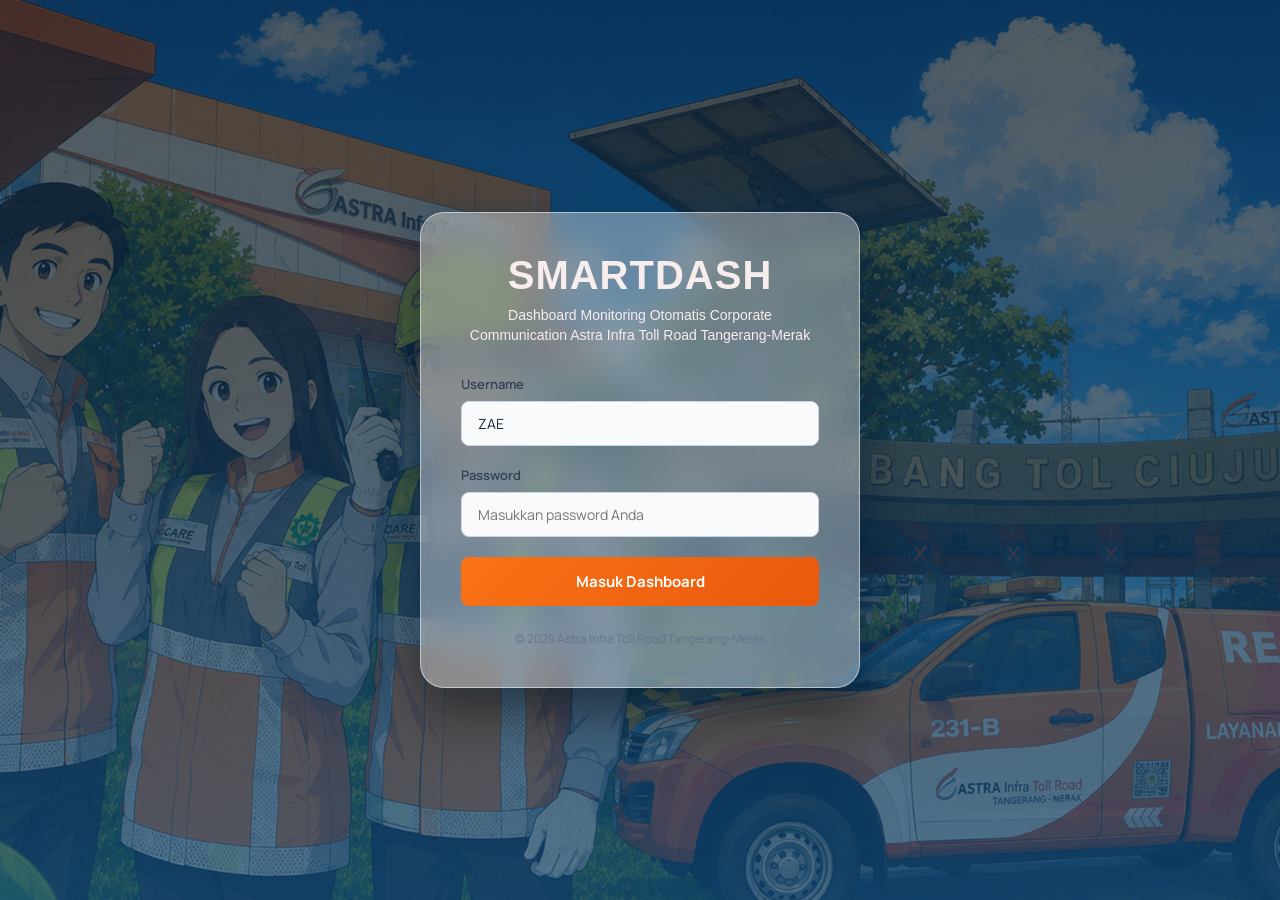
<file: index.html>
<!DOCTYPE html>
<html lang="id">
<head>
    <meta charset="UTF-8">
    <meta name="viewport" content="width=device-width, initial-scale=1.0">
    <title>Login - SMARTDASH Astra Infra</title>
    <!-- Google Fonts: Manrope -->
    <link href="https://fonts.googleapis.com/css2?family=Manrope:wght@400;500;600;700;800&display=swap" rel="stylesheet">
    <style>
        * {
            box-sizing: border-box;
            margin: 0;
            padding: 0;
            font-family: 'Manrope', sans-serif;
        }

        /* Background Gambar dengan Efek Overlay Gelap Profesional */
        body {
            height: 100vh;
            display: flex;
            align-items: center;
            justify-content: center;
            background: linear-gradient(rgba(11, 28, 48, 0.7), rgba(15, 76, 129, 0.7)), 
                        url('bg-login.jpg') no-repeat center center fixed;
            background-size: cover;
        }

        /* Container Kotak Login (Glassmorphism Style) */
        .login-card {
            background: rgba(255, 255, 255, 0.35);
            backdrop-filter: blur(16px);
            padding: 40px;
            width: 100%;
            max-width: 440px;
            border-radius: 24px;
            box-shadow: 0 25px 50px rgba(0, 0, 0, 0.4), 
                0 0 40px rgba(15, 76, 129, 0.25); 
                
    border: 1px solid rgba(255, 255, 255, 0.5);
}

        /* Header Logo & Judul */
        .login-header {
            text-align: center;
            margin-bottom: 30px;
        }

        .login-header h2 {
            font-family: 'Roboto', sans-serif;
            font-size: 40px; /* Ukuran besar judul */
            font-weight: 800; /* Tingkat ketebalan font */
            color: #F8EDED;
            letter-spacing: 1px;
}

        .login-header p {
            font-family: 'inter', sans-serif;
            font-size: 14px; /* Ukuran font dibuat lebih kecil dan rapi */
            font-weight: 300;
            color: #F8EDED;
            line-height: 1.4; /* Jarak antar baris supaya tidak terlalu rapat */
            margin-top: 8px;
        }

        /* Form Input Styling */
        .form-group {
            margin-bottom: 20px;
        }

        .form-group label {
            display: block;
            font-size: 13px;
            font-weight: 600;
            color: #334155;
            margin-bottom: 8px;
        }

        .input-field {
            width: 100%;
            padding: 12px 16px;
            background-color: #f8fafc;
            border: 1px solid #cbd5e1;
            border-radius: 8px;
            font-size: 14px;
            color: #1e293b;
            transition: all 0.3s ease;
        }

        .input-field:focus {
            outline: none;
            border-color: #0f4c81;
            background-color: #ffffff;
            box-shadow: 0 0 0 3px rgba(15, 76, 129, 0.15);
        }

        /* Tombol Masuk */
        .login-btn {
            width: 100%;
            padding: 14px;
            background: linear-gradient(135deg, #f97316 0%, #ea580c 100%);
            color: #ffffff;
            border: none;
            border-radius: 8px;
            font-size: 15px;
            font-weight: 700;
            cursor: pointer;
            transition: transform 0.2s, box-shadow 0.2s;
            margin-top: 10px;
            text-decoration: none; 
            display: block; 
            text-align: center;
        }

.login-btn:hover {
    transform: translateY(-1px);
    /* Efek glow oranye saat kursor diarahkan ke tombol */
    box-shadow: 0 6px 15px rgba(249, 115, 22, 0.4);
}

        .login-btn:hover {
            transform: translateY(-1px);
            box-shadow: 0 6px 15px rgba(15, 76, 129, 0.35);
        }

        .login-footer {
            text-align: center;
            margin-top: 24px;
            font-size: 12px;
            color: #64748b;
        }
    </style>
</head>
<body>

    <div class="login-card">
        <div class="login-header">
            <!-- Kamu bisa ganti teks ini dengan logo atau gambar SVG logo Astra -->
            <h2>SMARTDASH</h2>
            <p>Dashboard Monitoring Otomatis Corporate Communication
Astra Infra Toll Road Tangerang-Merak</p>
        </div>

        <form>
            <div class="form-group">
                <label>Username</label>
                <input type="text" class="input-field" value="ZAE" placeholder="Masukkan username Anda" required>
            </div>

            <div class="form-group">
                <label>Password</label>
                <input type="password" class="input-field" placeholder="Masukkan password Anda" required>
            </div>

            <a href="dashboard.html" class="login-btn" style="text-decoration: none; display: block; text-align: center;">Masuk Dashboard</a>
        </form>

        <div class="login-footer">
            &copy; 2026 Astra Infra Toll Road Tangerang-Merak
        </div>
    </div>

</body>
</html>
</file>
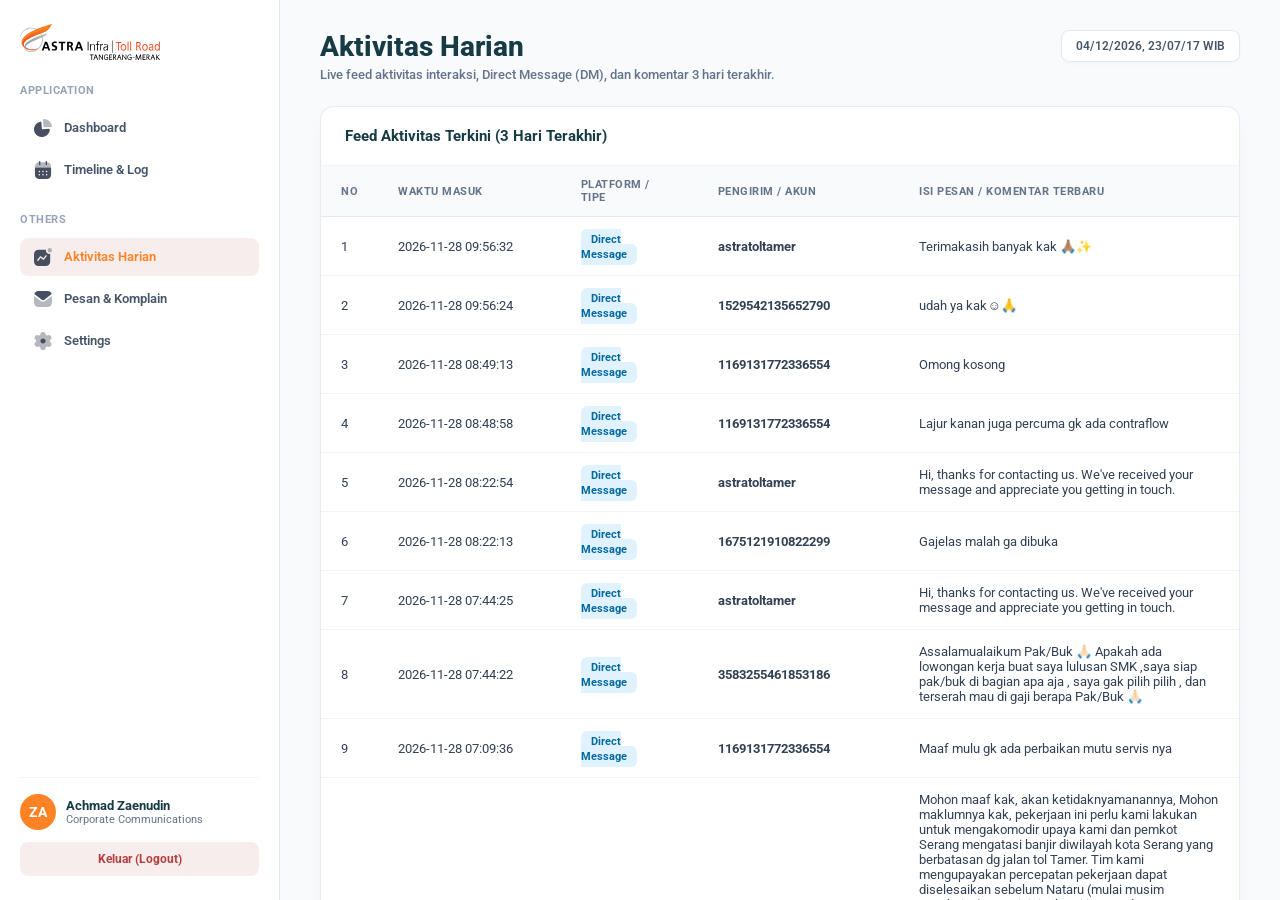
<file: aktivitas.html>
<!DOCTYPE html>
<html lang="id">
<head>
    <meta charset="UTF-8">
    <meta name="viewport" content="width=device-width, initial-scale=1.0">
    <title>Aktivitas Harian - SMARTDASH Astra Infra Toll Road Tangerang-Merak</title>
    <link href="https://fonts.googleapis.com/css2?family=Roboto:wght@400;500;700;900&display=swap" rel="stylesheet">
    <style>
        * {
            box-sizing: border-box;
            margin: 0;
            padding: 0;
            font-family: 'Roboto', sans-serif;
        }

        body {
            background-color: #f8fafc;
            color: #173B45;
            display: flex;
            height: 100vh;
            overflow: hidden;
        }

        /* SIDEBAR KIRI */
        .sidebar {
            width: 280px;
            background-color: #ffffff;
            border-right: 1px solid #e2e8f0;
            display: flex;
            flex-direction: column;
            justify-content: space-between;
            padding: 24px 20px;
            height: 100vh;
            box-shadow: 4px 0 20px rgba(0, 0, 0, 0.02);
        }

        .sidebar-top {
            display: flex;
            flex-direction: column;
            gap: 24px;
            overflow-y: auto;
        }

        .brand-logo-container {
            display: flex;
            align-items: center;
        }

        .brand-logo {
            max-width: 140px;
            height: auto;
        }

        .menu-section {
            display: flex;
            flex-direction: column;
            gap: 6px;
        }

        .menu-label {
            font-size: 11px;
            font-weight: 700;
            text-transform: uppercase;
            color: #94a3b8;
            letter-spacing: 0.5px;
            margin-bottom: 6px;
        }

        .menu-list {
            display: flex;
            flex-direction: column;
            gap: 4px;
        }

        .menu-item {
            display: flex;
            align-items: center;
            gap: 12px;
            padding: 10px 14px;
            text-decoration: none;
            color: #475569;
            font-size: 13px;
            font-weight: 600;
            border-radius: 8px;
            transition: all 0.2s ease;
            cursor: pointer;
        }

        .menu-item:hover {
            background-color: #f1f5f9;
            color: #173B45;
        }

        .menu-item.active {
            background-color: #F8EDED;
            color: #FF8225;
        }

        .sidebar-footer {
            border-top: 1px solid #f1f5f9;
            padding-top: 16px;
            display: flex;
            flex-direction: column;
            gap: 12px;
        }

        .user-profile {
            display: flex;
            align-items: center;
            gap: 10px;
        }

        .user-avatar {
            width: 36px;
            height: 36px;
            border-radius: 50%;
            background-color: #FF8225;
            color: white;
            display: flex;
            align-items: center;
            justify-content: center;
            font-weight: 700;
            font-size: 14px;
        }

        .user-info {
            display: flex;
            flex-direction: column;
        }

        .user-name {
            font-size: 13px;
            font-weight: 700;
            color: #173B45;
        }

        .user-role {
            font-size: 11px;
            color: #64748b;
        }

        .logout-btn {
            width: 100%;
            background-color: #F8EDED;
            color: #B43F3F;
            border: none;
            border-radius: 8px;
            padding: 10px;
            font-size: 12px;
            font-weight: 700;
            cursor: pointer;
            transition: background 0.2s;
            text-align: center;
            text-decoration: none;
            display: block;
        }

        .logout-btn:hover {
            background-color: #f7d6d6;
        }

        /* KONTEN UTAMA */
        .main-content {
            flex: 1;
            padding: 30px 40px;
            overflow-y: auto;
            background-color: #f8fafc;
        }
        
        .top-bar {
            display: flex;
            justify-content: space-between;
            align-items: flex-start;
            margin-bottom: 24px;
        }

        .top-bar h2 {
            font-size: 28px;
            font-weight: 800;
            color: #173B45;
        }

        .top-bar p {
            font-size: 13px;
            color: #64748b;
            margin-top: 4px;
            font-weight: 500;
        }

        .live-badge {
            background-color: #ffffff;
            border: 1px solid #e2e8f0;
            padding: 8px 14px;
            border-radius: 8px;
            font-size: 12px;
            font-weight: 600;
            color: #475569;
            box-shadow: 0 2px 4px rgba(0,0,0,0.02);
        }

        /* TABEL DATA */
        .table-card {
            background: #ffffff;
            border-radius: 14px;
            border: 1px solid rgba(226, 232, 240, 0.8);
            box-shadow: 0 10px 25px -5px rgba(0, 0, 0, 0.04);
            overflow: hidden;
        }

        .table-header-title {
            padding: 20px 24px;
            font-size: 15px;
            font-weight: 700;
            color: #173B45;
            border-bottom: 1px solid #f1f5f9;
        }

        table {
            width: 100%;
            border-collapse: collapse;
            text-align: left;
        }

        th {
            background-color: #f8fafc;
            padding: 12px 20px;
            font-size: 11px;
            font-weight: 700;
            color: #64748b;
            text-transform: uppercase;
            letter-spacing: 0.5px;
            border-bottom: 1px solid #e2e8f0;
        }

        td {
            padding: 14px 20px;
            font-size: 13px;
            color: #334155;
            border-bottom: 1px solid #f1f5f9;
        }

        tr:last-child td {
            border-bottom: none;
        }

        tr:hover {
            background-color: #fafafa;
        }

        .badge-type {
            padding: 4px 10px;
            border-radius: 6px;
            font-size: 11px;
            font-weight: 700;
        }

        .badge-dm {
            background-color: #e0f2fe;
            color: #0369a1;
        }

        .badge-komentar {
            background-color: #fef3c7;
            color: #b45309;
        }

        .empty-state {
            text-align: center;
            padding: 40px;
            color: #94a3b8;
            font-size: 13px;
        }
    </style>
</head>

<body>
    <!-- SIDEBAR -->
    <aside class="sidebar">
        <div class="sidebar-top">
            <div class="brand-logo-container">
                <img src="Logo.svg" alt="Logo Smartdash" class="brand-logo">
            </div>

            <div class="menu-section">
                <div class="menu-label">Application</div>
                <div class="menu-list">
                    <a href="dashboard.html" class="menu-item">
                        <img src="Dashboard.svg" alt="Icon" width="18" height="18"> Dashboard
                    </a>
                    <a href="dashboard.html" class="menu-item">
                        <img src="calendar.svg" alt="Icon" width="18" height="18"> Timeline & Log
                    </a>
                </div>
            </div>

            <div class="menu-section">
                <div class="menu-label">Others</div>
                <div class="menu-list">
                    <a href="aktivitas.html" class="menu-item active">
                        <img src="Aktivitas.svg" alt="Icon" width="18" height="18"> Aktivitas Harian
                    </a>
                    <a href="pesan.html" class="menu-item">
                        <img src="message.svg" alt="Icon" width="18" height="18"> Pesan & Komplain
                    </a>
                    <a href="setting.html" class="menu-item">
                        <img src="Setting.svg" alt="Icon" width="18" height="18"> Settings
                    </a>
                </div>
            </div>
        </div>

        <div class="sidebar-footer">
            <div class="user-profile">
                <div class="user-avatar">ZA</div>
                <div class="user-info">
                    <span class="user-name">Achmad Zaenudin</span>
                    <span class="user-role">Corporate Communications</span>
                </div>
            </div>
            <a href="index.html" class="logout-btn">Keluar (Logout)</a>
        </div>
    </aside>

    <!-- KONTEN UTAMA -->
    <main class="main-content">
        <div class="top-bar">
            <div>
                <h2>Aktivitas Harian</h2>
                <p>Live feed aktivitas interaksi, Direct Message (DM), dan komentar 3 hari terakhir.</p>
            </div>
            <div class="live-badge" id="current-time">Memuat waktu...</div>
        </div>

        <div class="table-card">
            <div class="table-header-title">Feed Aktivitas Terkini (3 Hari Terakhir)</div>
            <table>
                <thead>
                    <tr>
                        <th width="6%">No</th>
                        <th width="20%">Waktu Masuk</th>
                        <th width="15%">Platform / Tipe</th>
                        <th width="22%">Pengirim / Akun</th>
                        <th width="37%">Isi Pesan / Komentar Terbaru</th>
                    </tr>
                </thead>
                <tbody id="table-body">
                    <!-- Data akan dimuat secara dinamis via JavaScript -->
                </tbody>
            </table>
        </div>
    </main>

    <script>

        // Letakkan di awal script untuk mengecek tema yang tersimpan secara otomatis
        if (localStorage.getItem('theme') === 'dark') {
            document.body.classList.add('dark-mode');
        }

        // Update Jam Realtime di Header
        function updateClock() {
            const now = new Date();
            const options = { year: 'numeric', month: '2-digit', day: '2-digit', hour: '2-digit', minute: '2-digit', second: '2-digit', hour12: false };
            let timeString = now.toLocaleDateString('id-ID', options).replace(/\./g, '/');
            document.getElementById('current-time').innerText = timeString + " WIB";
        }
        setInterval(updateClock, 1000);
        updateClock();

        function updateClock() {
            const now = new Date();
            const options = { year: 'numeric', month: '2-digit', day: '2-digit', hour: '2-digit', minute: '2-digit', second: '2-digit', hour12: false };
            let timeString = now.toLocaleDateString('id-ID', options).replace(/\./g, '/');
            document.getElementById('current-time').innerText = timeString + " WIB";
        }
        setInterval(updateClock, 1000);
        updateClock();

        // Ambil Data dari data.json dan Filter 3 Hari Terakhir
        document.addEventListener("DOMContentLoaded", function() {
            fetch('data.json')
                .then(response => {
                    if (!response.ok) throw new Error('Gagal memuat data.json');
                    return response.json();
                })
                .then(data => {
                    const tbody = document.getElementById('table-body');
                    tbody.innerHTML = '';

                    if (!data || data.length === 0) {
                        tbody.innerHTML = `<tr><td colspan="5" class="empty-state">Tidak ada data aktivitas terkini.</td></tr>`;
                        return;
                    }

                    // Urutkan dari waktu yang paling baru ke terlama
                    let sortedRows = [...data].sort((a, b) => {
                        let dateA = new Date((a["Tanggal"] || "") + " " + (a["Waktu"] || "00:00:00"));
                        let dateB = new Date((b["Tanggal"] || "") + " " + (b["Waktu"] || "00:00:00"));
                        return dateB - dateA;
                    });

                    // Cari tanggal paling maksimum di dalam data (untuk simulasi tanggal acuan jika data dummy masa lalu)
                    // Atau gunakan tanggal hari ini (new Date()). Di sini kita ambil acuan dari data terbaru yang ada agar filter aman.
                    let latestRowDate = sortedRows[0]["Tanggal"] ? new Date(sortedRows[0]["Tanggal"]) : new Date();
                    
                    // Batas awal: 3 hari sebelum tanggal data paling akhir/terbaru
                    let cutoffDate = new Date(latestRowDate);
                    cutoffDate.setDate(cutoffDate.getDate() - 3);

                    // Filter hanya data dalam rentang 3 hari terakhir dari data paling atas
                    let filteredRows = sortedRows.filter(r => {
                        if (!r["Tanggal"]) return false;
                        let rowDate = new Date(r["Tanggal"]);
                        return rowDate >= cutoffDate && rowDate <= latestRowDate;
                    });

                    if (filteredRows.length === 0) {
                        tbody.innerHTML = `<tr><td colspan="5" class="empty-state">Tidak ada aktivitas dalam 3 hari terakhir.</td></tr>`;
                        return;
                    }

                    filteredRows.forEach((r, index) => {
                        let tipe = r["Tipe"] || "Direct Message";
                        let badgeClass = tipe.toLowerCase().includes("komentar") ? "badge-komentar" : "badge-dm";
                        let waktuGabung = (r["Tanggal"] || "") + (r["Waktu"] ? " " + r["Waktu"] : "");
                        let isiPesan = r["Isi Pesan"] || r["Pesan"] || "-";
                        
                        let tr = document.createElement('tr');
                        tr.innerHTML = `
                            <td>${index + 1}</td>
                            <td>${waktuGabung.trim() || "-"}</td>
                            <td><span class="badge-type ${badgeClass}">${tipe}</span></td>
                            <td><b>${r["Pengirim"] || "-"}</b></td>
                            <td>${isiPesan}</td>
                        `;
                        tbody.appendChild(tr);
                    });
                })
                .catch(error => {
                    console.error('Error:', error);
                    document.getElementById('table-body').innerHTML = `<tr><td colspan="5" class="empty-state" style="color: #B43F3F;">Gagal memuat data dari data.json.</td></tr>`;
                });
        });
    </script>
</body>
</html>
</file>
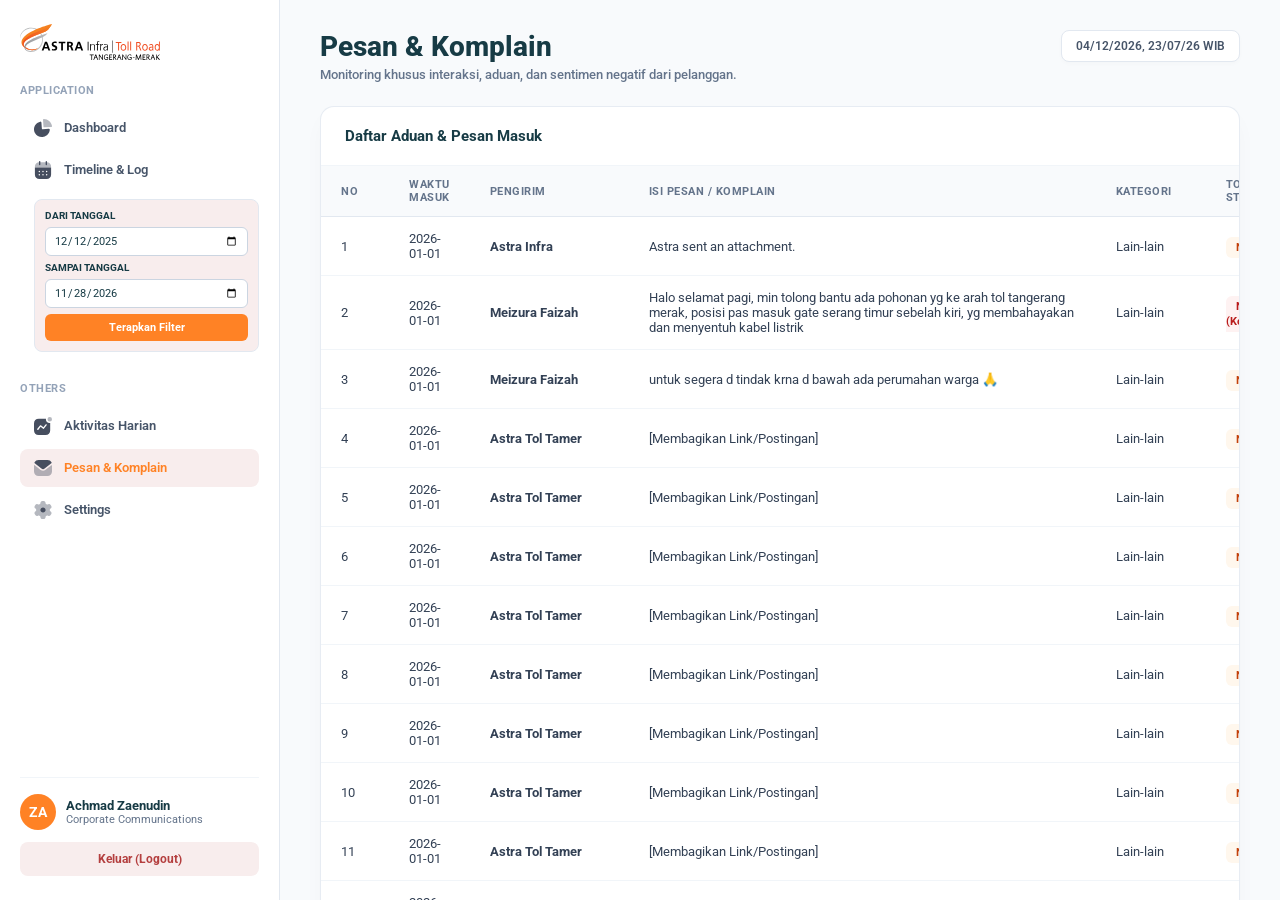
<file: pesan.html>
<!DOCTYPE html>
<html lang="id">
<head>
    <meta charset="UTF-8">
    <meta name="viewport" content="width=device-width, initial-scale=1.0">
    <title>Pesan & Komplain - SMARTDASH Astra Infra Toll Road Tangerang-Merak</title>
    <link href="https://fonts.googleapis.com/css2?family=Roboto:wght@400;500;700;900&display=swap" rel="stylesheet">
    <style>
        * {
            box-sizing: border-box;
            margin: 0;
            padding: 0;
            font-family: 'Roboto', sans-serif;
        }

        body {
            background-color: #f8fafc;
            color: #173B45;
            display: flex;
            height: 100vh;
            overflow: hidden;
        }

        /* SIDEBAR KIRI */
        .sidebar {
            width: 280px;
            background-color: #ffffff;
            border-right: 1px solid #e2e8f0;
            display: flex;
            flex-direction: column;
            justify-content: space-between;
            padding: 24px 20px;
            height: 100vh;
            box-shadow: 4px 0 20px rgba(0, 0, 0, 0.02);
        }

        .sidebar-top {
            display: flex;
            flex-direction: column;
            gap: 24px;
            overflow-y: auto;
        }

        .brand-logo-container {
            display: flex;
            align-items: center;
        }

        .brand-logo {
            max-width: 140px;
            height: auto;
        }

        .menu-section {
            display: flex;
            flex-direction: column;
            gap: 6px;
        }

        .menu-label {
            font-size: 11px;
            font-weight: 700;
            text-transform: uppercase;
            color: #94a3b8;
            letter-spacing: 0.5px;
            margin-bottom: 6px;
        }

        .menu-list {
            display: flex;
            flex-direction: column;
            gap: 4px;
        }

        .menu-item {
            display: flex;
            align-items: center;
            gap: 12px;
            padding: 10px 14px;
            text-decoration: none;
            color: #475569;
            font-size: 13px;
            font-weight: 600;
            border-radius: 8px;
            transition: all 0.2s ease;
            cursor: pointer;
        }

        .menu-item:hover {
            background-color: #f1f5f9;
            color: #173B45;
        }

        .menu-item.active {
            background-color: #F8EDED;
            color: #FF8225;
        }

        /* Submenu Filter Tanggal */
        .submenu-container {
            max-height: 0;
            overflow: hidden;
            transition: max-height 0.3s ease-out;
            padding-left: 14px;
            display: flex;
            flex-direction: column;
            gap: 8px;
        }

        .submenu-container.open {
            max-height: 220px;
            margin-top: 6px;
            margin-bottom: 6px;
        }

        .filter-box {
            background: #F8EDED;
            border: 1px solid #e2e8f0;
            border-radius: 8px;
            padding: 10px;
            display: flex;
            flex-direction: column;
            gap: 6px;
        }

        .filter-box label {
            font-size: 10px;
            font-weight: 700;
            color: #173B45;
            text-transform: uppercase;
        }

        .filter-box input[type="date"] {
            width: 100%;
            padding: 6px 8px;
            border: 1px solid #cbd5e1;
            border-radius: 6px;
            font-size: 11px;
            color: #173B45;
            background: #ffffff;
        }

        .filter-btn {
            background-color: #FF8225;
            color: white;
            border: none;
            border-radius: 6px;
            padding: 7px;
            font-size: 11px;
            font-weight: 700;
            cursor: pointer;
            transition: background 0.2s;
            text-align: center;
        }

        .filter-btn:hover {
            background-color: #e06f1d;
        }

        .sidebar-footer {
            border-top: 1px solid #f1f5f9;
            padding-top: 16px;
            display: flex;
            flex-direction: column;
            gap: 12px;
        }

        .user-profile {
            display: flex;
            align-items: center;
            gap: 10px;
        }

        .user-avatar {
            width: 36px;
            height: 36px;
            border-radius: 50%;
            background-color: #FF8225;
            color: white;
            display: flex;
            align-items: center;
            justify-content: center;
            font-weight: 700;
            font-size: 14px;
        }

        .user-info {
            display: flex;
            flex-direction: column;
        }

        .user-name {
            font-size: 13px;
            font-weight: 700;
            color: #173B45;
        }

        .user-role {
            font-size: 11px;
            color: #64748b;
        }

        .logout-btn {
            width: 100%;
            background-color: #F8EDED;
            color: #B43F3F;
            border: none;
            border-radius: 8px;
            padding: 10px;
            font-size: 12px;
            font-weight: 700;
            cursor: pointer;
            transition: background 0.2s;
            text-align: center;
            text-decoration: none;
            display: block;
        }

        .logout-btn:hover {
            background-color: #f7d6d6;
        }

        /* KONTEN UTAMA */
        .main-content {
            flex: 1;
            padding: 30px 40px;
            overflow-y: auto;
            background-color: #f8fafc;
        }
        
        .top-bar {
            display: flex;
            justify-content: space-between;
            align-items: flex-start;
            margin-bottom: 24px;
        }

        .top-bar h2 {
            font-size: 28px;
            font-weight: 800;
            color: #173B45;
        }

        .top-bar p {
            font-size: 13px;
            color: #64748b;
            margin-top: 4px;
            font-weight: 500;
        }

        .live-badge {
            background-color: #ffffff;
            border: 1px solid #e2e8f0;
            padding: 8px 14px;
            border-radius: 8px;
            font-size: 12px;
            font-weight: 600;
            color: #475569;
            box-shadow: 0 2px 4px rgba(0,0,0,0.02);
        }

        /* TABEL KOMPLAIN */
        .table-card {
            background: #ffffff;
            border-radius: 14px;
            border: 1px solid rgba(226, 232, 240, 0.8);
            box-shadow: 0 10px 25px -5px rgba(0, 0, 0, 0.04);
            overflow: hidden;
        }

        .table-header-title {
            padding: 20px 24px;
            font-size: 15px;
            font-weight: 700;
            color: #173B45;
            border-bottom: 1px solid #f1f5f9;
        }

        table {
            width: 100%;
            border-collapse: collapse;
            text-align: left;
        }

        th {
            background-color: #f8fafc;
            padding: 12px 20px;
            font-size: 11px;
            font-weight: 700;
            color: #64748b;
            text-transform: uppercase;
            letter-spacing: 0.5px;
            border-bottom: 1px solid #e2e8f0;
        }

        td {
            padding: 14px 20px;
            font-size: 13px;
            color: #334155;
            border-bottom: 1px solid #f1f5f9;
        }

        tr:last-child td {
            border-bottom: none;
        }

        tr:hover {
            background-color: #fafafa;
        }

        .badge-status {
            padding: 4px 10px;
            border-radius: 6px;
            font-size: 11px;
            font-weight: 700;
        }

        .badge-negatif {
            background-color: #fef2f2;
            color: #b91c1c;
        }

        .badge-netral {
            background-color: #fff7ed;
            color: #c2410c;
        }

        .badge-positif {
            background-color: #f0fdf4;
            color: #15803d;
        }

        .empty-state {
            text-align: center;
            padding: 40px;
            color: #94a3b8;
            font-size: 13px;
        }
    </style>
</head>

<body>
    <!-- SIDEBAR -->
    <aside class="sidebar">
        <div class="sidebar-top">
            <div class="brand-logo-container">
                <img src="Logo.svg" alt="Logo Smartdash" class="brand-logo">
            </div>

            <div class="menu-section">
                <div class="menu-label">Application</div>
                <div class="menu-list">
                    <a href="dashboard.html" class="menu-item">
                        <img src="Dashboard.svg" alt="Icon" width="18" height="18"> Dashboard
                    </a>
                    <a href="aktivitas.html" class="menu-item" id="toggleTimeline">
                        <img src="calendar.svg" alt="Icon" width="18" height="18"> Timeline & Log
                    </a>
                    <!-- Submenu Filter Tanggal -->
                    <div class="submenu-container open" id="timelineSubmenu">
                        <div class="filter-box">
                            <label>Dari Tanggal</label>
                            <input type="date" id="startDate">
                            <label>Sampai Tanggal</label>
                            <input type="date" id="endDate">
                            <button class="filter-btn" onclick="terapkanFilterTanggal()">Terapkan Filter</button>
                        </div>
                    </div>
                </div>
            </div>

            <div class="menu-section">
                <div class="menu-label">Others</div>
                <div class="menu-list">
                    <a href="aktivitas.html" class="menu-item">
                        <img src="Aktivitas.svg" alt="Icon" width="18" height="18"> Aktivitas Harian
                    </a>
                    <a href="pesan.html" class="menu-item active">
                        <img src="message.svg" alt="Icon" width="18" height="18"> Pesan & Komplain
                    </a>
                    <a href="setting.html" class="menu-item">
                        <img src="Setting.svg" alt="Icon" width="18" height="18"> Settings
                    </a>
                </div>
            </div>
        </div>

        <div class="sidebar-footer">
            <div class="user-profile">
                <div class="user-avatar">ZA</div>
                <div class="user-info">
                    <span class="user-name">Achmad Zaenudin</span>
                    <span class="user-role">Corporate Communications</span>
                </div>
            </div>
            <a href="index.html" class="logout-btn">Keluar (Logout)</a>
        </div>
    </aside>

    <!-- KONTEN UTAMA -->
    <main class="main-content">
        <div class="top-bar">
            <div>
                <h2>Pesan & Komplain</h2>
                <p>Monitoring khusus interaksi, aduan, dan sentimen negatif dari pelanggan.</p>
            </div>
            <div class="live-badge" id="current-time">Memuat waktu...</div>
        </div>

        <div class="table-card">
            <div class="table-header-title">Daftar Aduan & Pesan Masuk</div>
            <table>
                <thead>
                    <tr>
                        <th width="6%">No</th>
                        <th width="18%">Waktu Masuk</th>
                        <th width="18%">Pengirim</th>
                        <th width="32%">Isi Pesan / Komplain</th>
                        <th width="14%">Kategori</th>
                        <th width="12%">Tonality / Status</th>
                    </tr>
                </thead>
                <tbody id="table-body">
                    <!-- Data akan dimuat secara dinamis via JavaScript -->
                </tbody>
            </table>
        </div>
    </main>

    <script>
        // Letakkan di awal script untuk mengecek tema yang tersimpan secara otomatis
        if (localStorage.getItem('theme') === 'dark') {
            document.body.classList.add('dark-mode');
        }

        // Update Jam Realtime di Header
        function updateClock() {
            const now = new Date();
            const options = { year: 'numeric', month: '2-digit', day: '2-digit', hour: '2-digit', minute: '2-digit', second: '2-digit', hour12: false };
            let timeString = now.toLocaleDateString('id-ID', options).replace(/\./g, '/');
            document.getElementById('current-time').innerText = timeString + " WIB";
        }
        setInterval(updateClock, 1000);
        updateClock();
            let globalDataRows = [];

            // Update Jam Realtime di Header
            function updateClock() {
                const now = new Date();
                const options = { year: 'numeric', month: '2-digit', day: '2-digit', hour: '2-digit', minute: '2-digit', second: '2-digit', hour12: false };
                let timeString = now.toLocaleDateString('id-ID', options).replace(/\./g, '/');
                document.getElementById('current-time').innerText = timeString + " WIB";
            }
            setInterval(updateClock, 1000);
            updateClock();

            // Toggle Submenu Sidebar
            document.getElementById('toggleTimeline').addEventListener('click', function(e) {
                e.preventDefault();
                const submenu = document.getElementById('timelineSubmenu');
                submenu.classList.toggle('open');
            });

        // Fungsi Render Tabel Khusus Komplain / Pesan
        function renderTable(rows) {
            const tbody = document.getElementById('table-body');
            tbody.innerHTML = '';

            if (rows.length === 0) {
                tbody.innerHTML = `<tr><td colspan="6" class="empty-state">Tidak ada data pesan atau komplain pada rentang tanggal tersebut.</td></tr>`;
                return;
            }

            rows.forEach((r, index) => {
                let sentimen = (r["Klasifikasi_Manual"] || "Netral").toLowerCase();
                let badgeClass = "badge-netral";
                let labelStatus = "Netral";

                if (sentimen.includes("negatif") || sentimen.includes("negative") || sentimen.includes("komplain")) {
                    badgeClass = "badge-negatif";
                    labelStatus = "Negatif (Komplain)";
                } else if (sentimen.includes("positif") || sentimen.includes("positive") || sentimen.includes("apresiasi")) {
                    badgeClass = "badge-positif";
                    labelStatus = "Positif";
                }

                let tr = document.createElement('tr');
                tr.innerHTML = `
                    <td>${index + 1}</td>
                    <td>${r["Tanggal"] || "-"}</td>
                    <td><b>${r["Pengirim"] || "-"}</b></td>
                    <td>${r["Isi Pesan"] || r["Pesan"] || "-"}</td>
                    <td>${r["Kategori"] || "-"}</td>
                    <td><span class="badge-status ${badgeClass}">${labelStatus}</span></td>
                `;
                tbody.appendChild(tr);
            });
        }

        // Fungsi Filter Tanggal
        function terapkanFilterTanggal() {
            let startStr = document.getElementById('startDate').value;
            let endStr = document.getElementById('endDate').value;
            
            if(!startStr || !endStr) {
                alert("Silakan tentukan tanggal awal dan akhir terlebih dahulu!");
                return;
            }

            let startDate = new Date(startStr);
            let endDate = new Date(endStr);
            endDate.setHours(23, 59, 59, 999);

            let filteredRows = globalDataRows.filter(r => {
                if(!r.Tanggal) return false;
                let rowDate = new Date(r.Tanggal);
                return rowDate >= startDate && rowDate <= endDate;
            });

            renderTable(filteredRows);
        }

        // Ambil Data dari data.json saat halaman dimuat
        document.addEventListener("DOMContentLoaded", function() {
            fetch('data.json')
                .then(response => {
                    if (!response.ok) throw new Error('Gagal memuat data.json');
                    return response.json();
                })
                .then(data => {
                    globalDataRows = data;
                    
                    if (data.length > 0) {
                        let dates = data.map(r => r.Tanggal).filter(Boolean).sort();
                        if (dates.length > 0) {
                            document.getElementById('startDate').value = dates[0];
                            document.getElementById('endDate').value = dates[dates.length - 1];
                            renderTable(globalDataRows);
                        }
                    }
                })
                .catch(error => {
                    console.error('Error:', error);
                    document.getElementById('table-body').innerHTML = `<tr><td colspan="6" class="empty-state" style="color: #B43F3F;">Gagal memuat data dari data.json.</td></tr>`;
                });
        });
    </script>
</body>
</html>
</file>
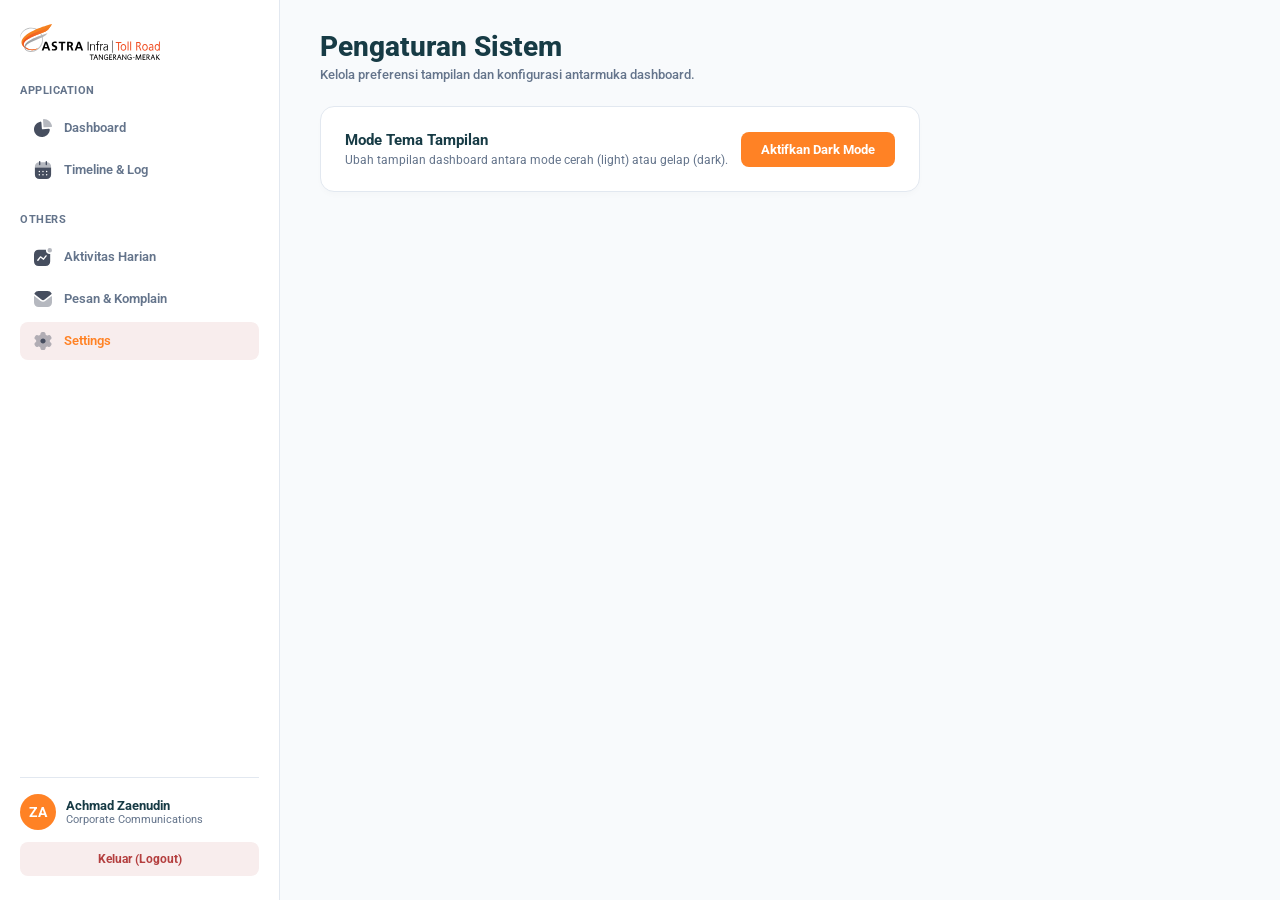
<file: setting.html>
<!DOCTYPE html>
<html lang="id">
<head>
    <meta charset="UTF-8">
    <meta name="viewport" content="width=device-width, initial-scale=1.0">
    <title>Settings - SMARTDASH Astra Infra Toll Road Tangerang-Merak</title>
    <link href="https://fonts.googleapis.com/css2?family=Roboto:wght@400;500;700;900&display=swap" rel="stylesheet">
    <style>
        * {
            box-sizing: border-box;
            margin: 0;
            padding: 0;
            font-family: 'Roboto', sans-serif;
            transition: background-color 0.3s, color 0.3s, border-color 0.3s;
        }

        :root {
            --bg-body: #f8fafc;
            --bg-sidebar: #ffffff;
            --bg-card: #ffffff;
            --text-main: #173B45;
            --text-muted: #64748b;
            --border-color: #e2e8f0;
        }

        body.dark-mode {
            --bg-body: #0f172a;
            --bg-sidebar: #1e293b;
            --bg-card: #1e293b;
            --text-main: #f8fafc;
            --text-muted: #94a3b8;
            --border-color: #334155;
        }

        body {
            background-color: var(--bg-body);
            color: var(--text-main);
            display: flex;
            height: 100vh;
            overflow: hidden;
        }

        /* SIDEBAR KIRI */
        .sidebar {
            width: 280px;
            background-color: var(--bg-sidebar);
            border-right: 1px solid var(--border-color);
            display: flex;
            flex-direction: column;
            justify-content: space-between;
            padding: 24px 20px;
            height: 100vh;
            box-shadow: 4px 0 20px rgba(0, 0, 0, 0.02);
        }

        .sidebar-top {
            display: flex;
            flex-direction: column;
            gap: 24px;
            overflow-y: auto;
        }

        .brand-logo-container {
            display: flex;
            align-items: center;
        }

        .brand-logo {
            max-width: 140px;
            height: auto;
        }

        .menu-section {
            display: flex;
            flex-direction: column;
            gap: 6px;
        }

        .menu-label {
            font-size: 11px;
            font-weight: 700;
            text-transform: uppercase;
            color: var(--text-muted);
            letter-spacing: 0.5px;
            margin-bottom: 6px;
        }

        .menu-list {
            display: flex;
            flex-direction: column;
            gap: 4px;
        }

        .menu-item {
            display: flex;
            align-items: center;
            gap: 12px;
            padding: 10px 14px;
            text-decoration: none;
            color: var(--text-muted);
            font-size: 13px;
            font-weight: 600;
            border-radius: 8px;
            transition: all 0.2s ease;
            cursor: pointer;
        }

        .menu-item:hover {
            background-color: var(--border-color);
            color: var(--text-main);
        }

        .menu-item.active {
            background-color: #F8EDED;
            color: #FF8225;
        }

        body.dark-mode .menu-item.active {
            background-color: #332222;
        }

        .sidebar-footer {
            border-top: 1px solid var(--border-color);
            padding-top: 16px;
            display: flex;
            flex-direction: column;
            gap: 12px;
        }

        .user-profile {
            display: flex;
            align-items: center;
            gap: 10px;
        }

        .user-avatar {
            width: 36px;
            height: 36px;
            border-radius: 50%;
            background-color: #FF8225;
            color: white;
            display: flex;
            align-items: center;
            justify-content: center;
            font-weight: 700;
            font-size: 14px;
        }

        .user-info {
            display: flex;
            flex-direction: column;
        }

        .user-name {
            font-size: 13px;
            font-weight: 700;
            color: var(--text-main);
        }

        .user-role {
            font-size: 11px;
            color: var(--text-muted);
        }

        .logout-btn {
            width: 100%;
            background-color: #F8EDED;
            color: #B43F3F;
            border: none;
            border-radius: 8px;
            padding: 10px;
            font-size: 12px;
            font-weight: 700;
            cursor: pointer;
            text-align: center;
            text-decoration: none;
            display: block;
        }

        /* KONTEN UTAMA */
        .main-content {
            flex: 1;
            padding: 30px 40px;
            overflow-y: auto;
            background-color: var(--bg-body);
        }
        
        .top-bar {
            margin-bottom: 24px;
        }

        .top-bar h2 {
            font-size: 28px;
            font-weight: 800;
            color: var(--text-main);
        }

        .top-bar p {
            font-size: 13px;
            color: var(--text-muted);
            margin-top: 4px;
            font-weight: 500;
        }

        /* SETTINGS CARD */
        .settings-card {
            background: var(--bg-card);
            border-radius: 14px;
            border: 1px solid var(--border-color);
            padding: 24px;
            box-shadow: 0 4px 6px -1px rgba(0, 0, 0, 0.02);
            max-width: 600px;
            display: flex;
            justify-content: space-between;
            align-items: center;
        }

        .setting-info h4 {
            font-size: 15px;
            font-weight: 700;
            color: var(--text-main);
            margin-bottom: 4px;
        }

        .setting-info p {
            font-size: 12px;
            color: var(--text-muted);
        }

        .theme-toggle-btn {
            background-color: #FF8225;
            color: white;
            border: none;
            padding: 10px 20px;
            border-radius: 8px;
            font-size: 13px;
            font-weight: 700;
            cursor: pointer;
            transition: background 0.2s;
        }

        .theme-toggle-btn:hover {
            background-color: #e06d19;
        }
    </style>
</head>

<body>
    <!-- SIDEBAR -->
    <aside class="sidebar">
        <div class="sidebar-top">
            <div class="brand-logo-container">
                <img src="Logo.svg" alt="Logo Smartdash" class="brand-logo">
            </div>

            <div class="menu-section">
                <div class="menu-label">Application</div>
                <div class="menu-list">
                    <a href="dashboard.html" class="menu-item">
                        <img src="Dashboard.svg" alt="Icon" width="18" height="18"> Dashboard
                    </a>
                    <a href="dashboard.html" class="menu-item">
                        <img src="calendar.svg" alt="Icon" width="18" height="18"> Timeline & Log
                    </a>
                </div>
            </div>

            <div class="menu-section">
                <div class="menu-label">Others</div>
                <div class="menu-list">
                    <a href="aktivitas.html" class="menu-item">
                        <img src="Aktivitas.svg" alt="Icon" width="18" height="18"> Aktivitas Harian
                    </a>
                    <a href="pesan.html" class="menu-item">
                        <img src="message.svg" alt="Icon" width="18" height="18"> Pesan & Komplain
                    </a>
                    <a href="setting.html" class="menu-item active">
                        <img src="Setting.svg" alt="Icon" width="18" height="18"> Settings
                    </a>
                </div>
            </div>
        </div>

        <div class="sidebar-footer">
            <div class="user-profile">
                <div class="user-avatar">ZA</div>
                <div class="user-info">
                    <span class="user-name">Achmad Zaenudin</span>
                    <span class="user-role">Corporate Communications</span>
                </div>
            </div>
            <a href="index.html" class="logout-btn">Keluar (Logout)</a>
        </div>
    </aside>

    <!-- KONTEN UTAMA -->
    <main class="main-content">
        <div class="top-bar">
            <h2>Pengaturan Sistem</h2>
            <p>Kelola preferensi tampilan dan konfigurasi antarmuka dashboard.</p>
        </div>

        <div class="settings-card">
            <div class="setting-info">
                <h4>Mode Tema Tampilan</h4>
                <p>Ubah tampilan dashboard antara mode cerah (light) atau gelap (dark).</p>
            </div>
            <button class="theme-toggle-btn" id="toggle-theme-btn">Aktifkan Dark Mode</button>
        </div>
    </main>

    <script>
        // Logika Sinkronisasi & Toggle Tema
        const toggleBtn = document.getElementById('toggle-theme-btn');
        
        // Cek status tema tersimpan
        if (localStorage.getItem('theme') === 'dark') {
            document.body.classList.add('dark-mode');
            toggleBtn.innerText = "Aktifkan Light Mode";
        }

        toggleBtn.addEventListener('click', () => {
            document.body.classList.toggle('dark-mode');
            if (document.body.classList.contains('dark-mode')) {
                localStorage.setItem('theme', 'dark');
                toggleBtn.innerText = "Aktifkan Light Mode";
            } else {
                localStorage.setItem('theme', 'light');
                toggleBtn.innerText = "Aktifkan Dark Mode";
            }
        });
    </script>
</body>
</html>
</file>
